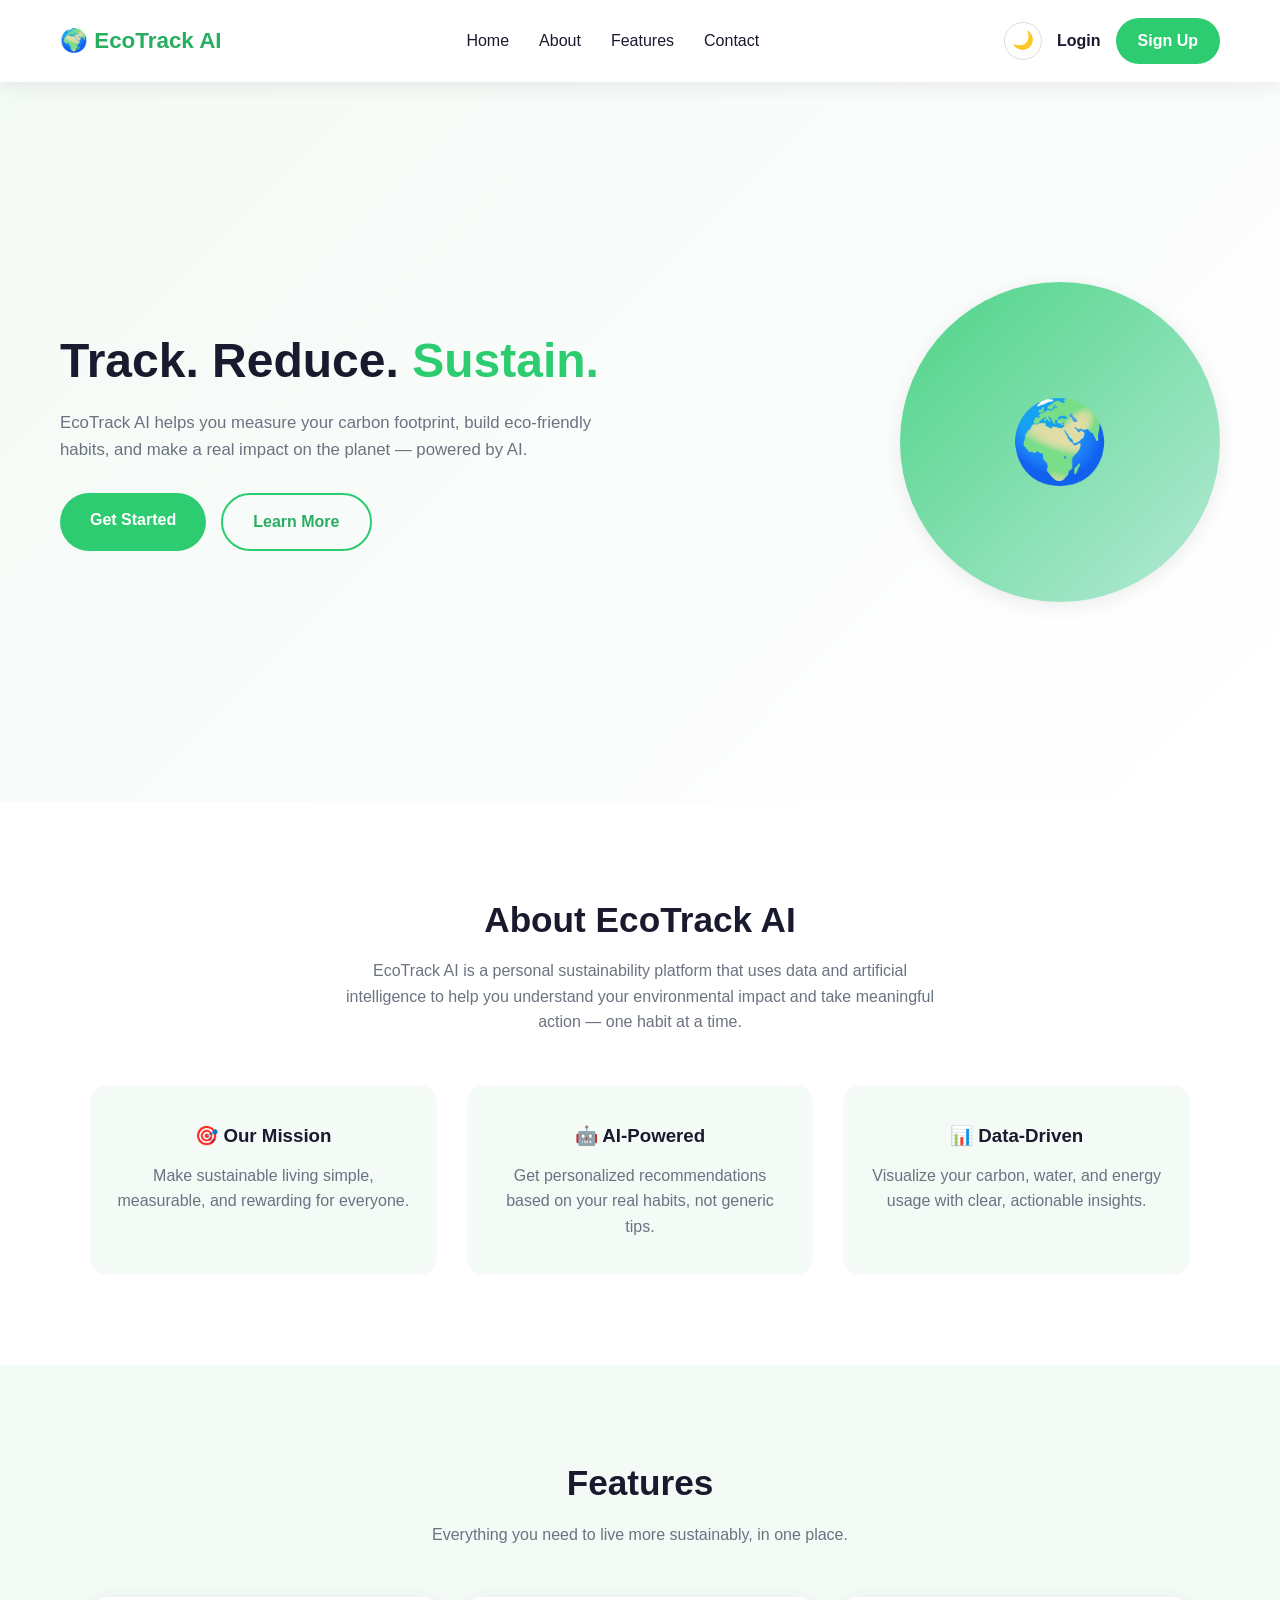
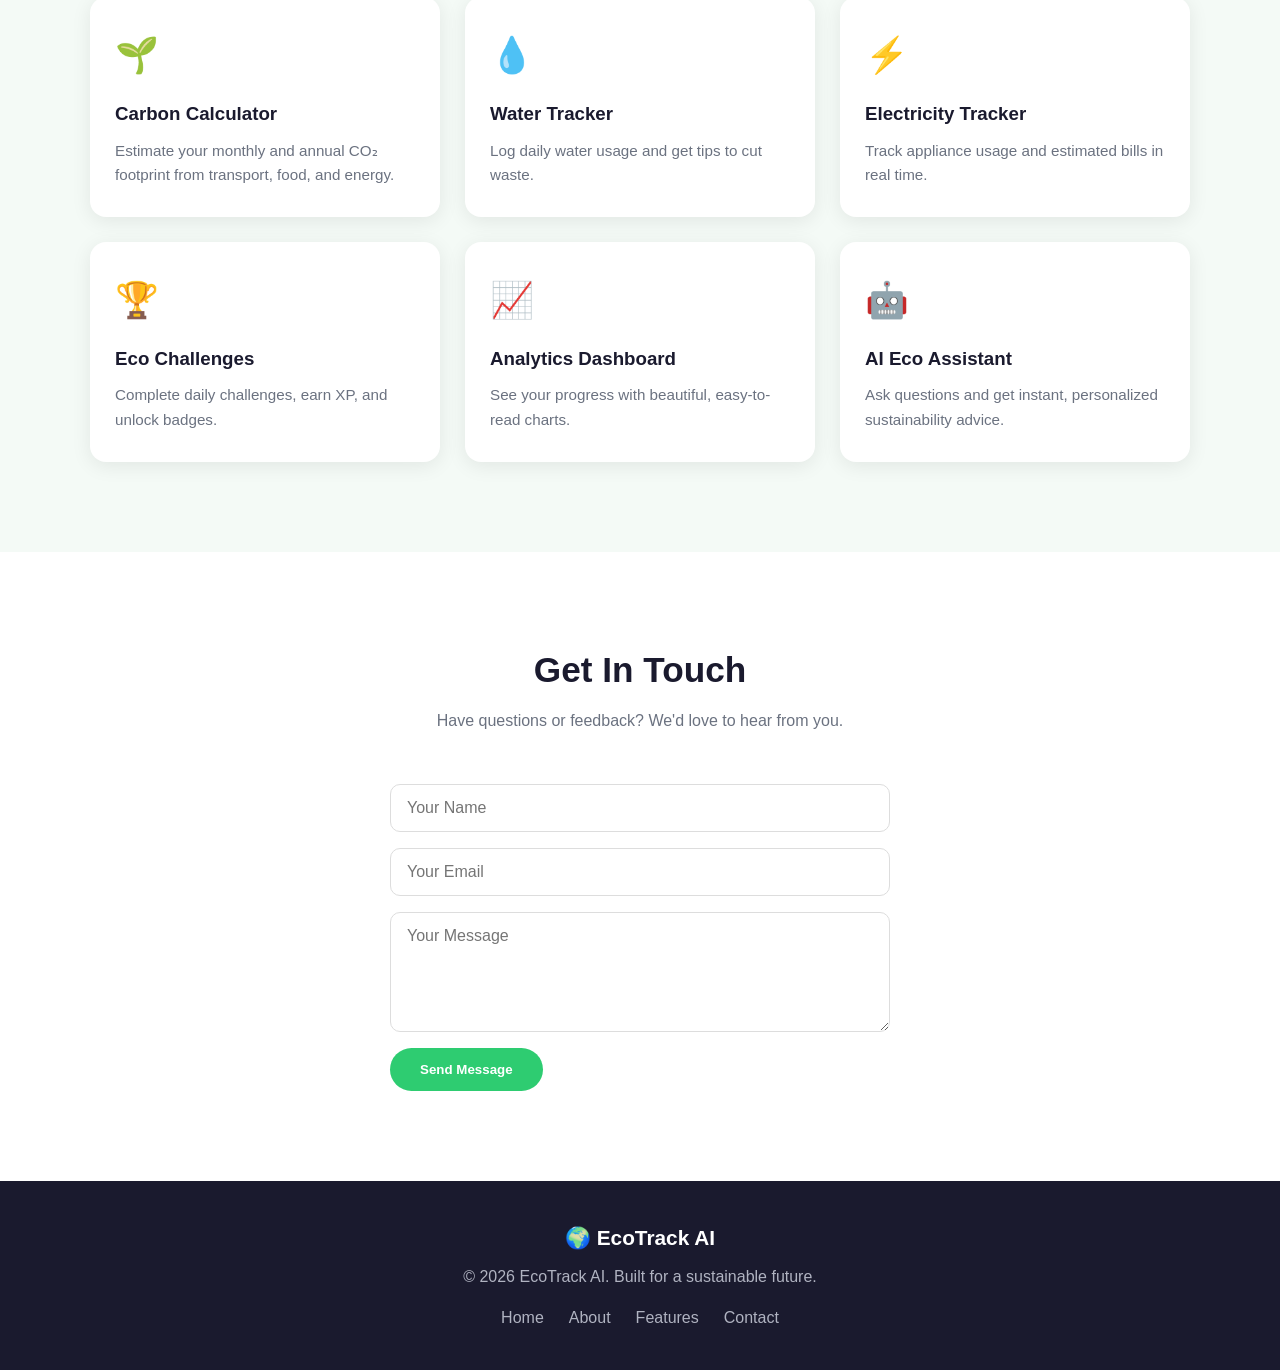
<file: index.html>
<!DOCTYPE html>
<html lang="en">
<head>
    <meta charset="UTF-8">
    <meta name="viewport" content="width=device-width, initial-scale=1.0">
    <title>EcoTrack AI - Sustainability Platform</title>
    <link rel="stylesheet" href="css/style.css">
</head>
<body>

    <!-- ===== NAVBAR ===== -->
    <nav class="navbar">
        <div class="logo">🌍 EcoTrack AI</div>
        <ul class="nav-links">
            <li><a href="#home">Home</a></li>
            <li><a href="#about">About</a></li>
            <li><a href="#features">Features</a></li>
            <li><a href="#contact">Contact</a></li>
        </ul>
        <div class="nav-buttons">
            <button class="theme-toggle" id="themeToggle">🌙</button>
            <a href="login.html" class="btn-login">Login</a>
            <a href="signup.html" class="btn-signup">Sign Up</a>
        </div>
        <div class="hamburger" id="hamburger">
            <span></span>
            <span></span>
            <span></span>
        </div>
    </nav>

    <!-- ===== HERO SECTION ===== -->
    <section class="hero" id="home">
        <div class="hero-content">
            <h1>Track. Reduce. <span>Sustain.</span></h1>
            <p>EcoTrack AI helps you measure your carbon footprint, build eco-friendly habits, and make a real impact on the planet — powered by AI.</p>
            <div class="hero-buttons">
                <a href="signup.html" class="btn-primary">Get Started</a>
                <a href="#about" class="btn-secondary">Learn More</a>
            </div>
        </div>
        <div class="hero-image">
            <div class="hero-circle"></div>
        </div>
    </section>

    <!-- ===== ABOUT SECTION ===== -->
    <section class="about" id="about">
        <h2 class="section-title">About EcoTrack AI</h2>
        <p class="section-subtitle">
            EcoTrack AI is a personal sustainability platform that uses data and artificial intelligence
            to help you understand your environmental impact and take meaningful action — one habit at a time.
        </p>
        <div class="about-grid">
            <div class="about-card">
                <h3>🎯 Our Mission</h3>
                <p>Make sustainable living simple, measurable, and rewarding for everyone.</p>
            </div>
            <div class="about-card">
                <h3>🤖 AI-Powered</h3>
                <p>Get personalized recommendations based on your real habits, not generic tips.</p>
            </div>
            <div class="about-card">
                <h3>📊 Data-Driven</h3>
                <p>Visualize your carbon, water, and energy usage with clear, actionable insights.</p>
            </div>
        </div>
    </section>

    <!-- ===== FEATURES SECTION ===== -->
    <section class="features" id="features">
        <h2 class="section-title">Features</h2>
        <p class="section-subtitle">Everything you need to live more sustainably, in one place.</p>
        <div class="features-grid">
            <div class="feature-card">
                <div class="feature-icon">🌱</div>
                <h3>Carbon Calculator</h3>
                <p>Estimate your monthly and annual CO₂ footprint from transport, food, and energy.</p>
            </div>
            <div class="feature-card">
                <div class="feature-icon">💧</div>
                <h3>Water Tracker</h3>
                <p>Log daily water usage and get tips to cut waste.</p>
            </div>
            <div class="feature-card">
                <div class="feature-icon">⚡</div>
                <h3>Electricity Tracker</h3>
                <p>Track appliance usage and estimated bills in real time.</p>
            </div>
            <div class="feature-card">
                <div class="feature-icon">🏆</div>
                <h3>Eco Challenges</h3>
                <p>Complete daily challenges, earn XP, and unlock badges.</p>
            </div>
            <div class="feature-card">
                <div class="feature-icon">📈</div>
                <h3>Analytics Dashboard</h3>
                <p>See your progress with beautiful, easy-to-read charts.</p>
            </div>
            <div class="feature-card">
                <div class="feature-icon">🤖</div>
                <h3>AI Eco Assistant</h3>
                <p>Ask questions and get instant, personalized sustainability advice.</p>
            </div>
        </div>
    </section>

    <!-- ===== CONTACT SECTION ===== -->
    <section class="contact" id="contact">
        <h2 class="section-title">Get In Touch</h2>
        <p class="section-subtitle">Have questions or feedback? We'd love to hear from you.</p>
        <form class="contact-form" id="contactForm">
            <input type="text" placeholder="Your Name" required>
            <input type="email" placeholder="Your Email" required>
            <textarea placeholder="Your Message" rows="5" required></textarea>
            <button type="submit" class="btn-primary">Send Message</button>
        </form>
    </section>

    <!-- ===== FOOTER ===== -->
    <footer class="footer">
        <div class="footer-content">
            <div class="footer-logo">🌍 EcoTrack AI</div>
            <p>&copy; 2026 EcoTrack AI. Built for a sustainable future.</p>
            <div class="footer-links">
                <a href="#home">Home</a>
                <a href="#about">About</a>
                <a href="#features">Features</a>
                <a href="#contact">Contact</a>
            </div>
        </div>
    </footer>

    <script src="js/app.js"></script>
</body>
</html>
</file>
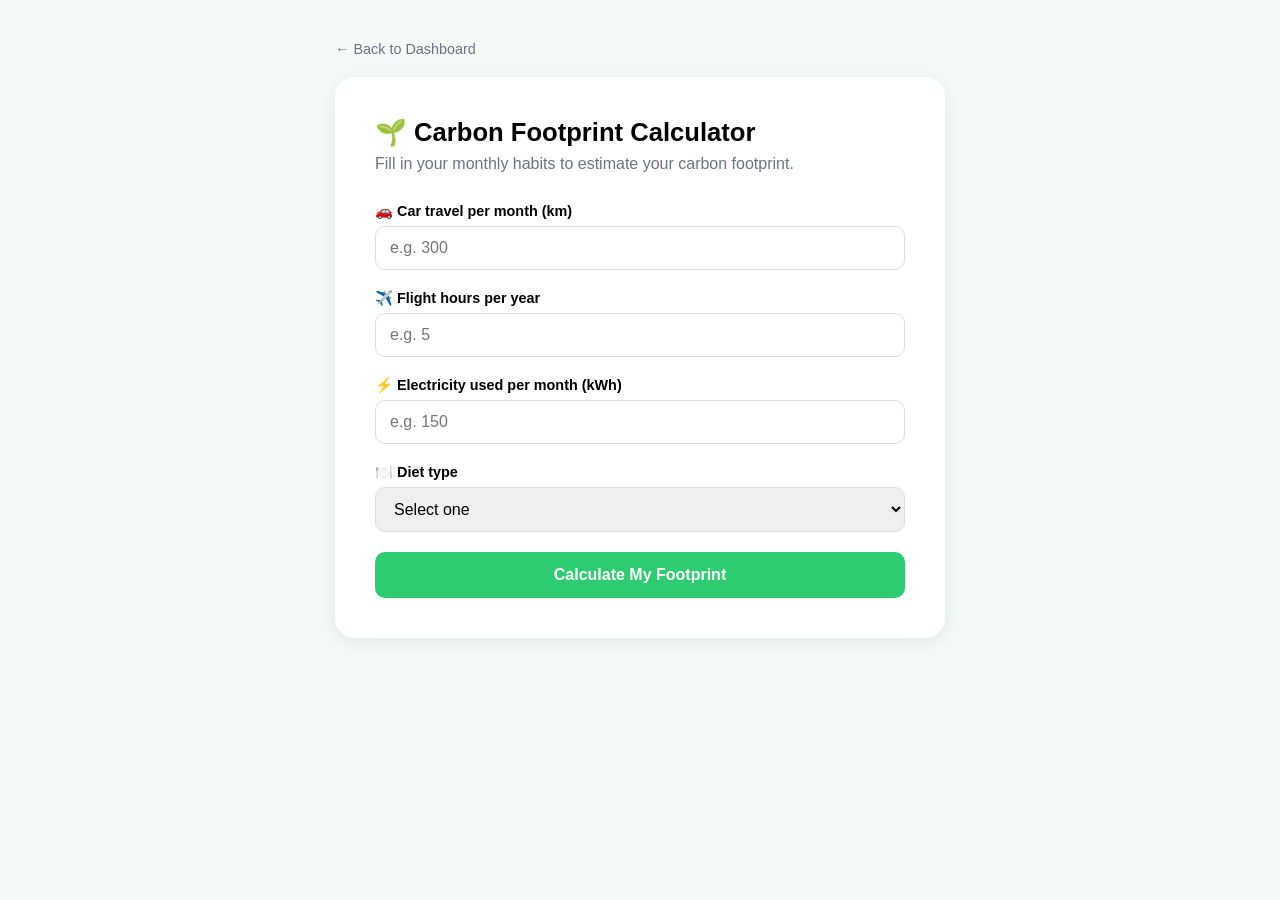
<file: calculator.html>
<!DOCTYPE html>
<html lang="en">
<head>
    <meta charset="UTF-8">
    <meta name="viewport" content="width=device-width, initial-scale=1.0">
    <title>Carbon Calculator - EcoTrack AI</title>
    <link rel="stylesheet" href="css/calculator.css">
</head>
<body>

    <div class="calc-page">
        <a href="dashboard.html" class="back-link">← Back to Dashboard</a>

        <div class="calc-card">
            <h1>🌱 Carbon Footprint Calculator</h1>
            <p class="calc-subtitle">Fill in your monthly habits to estimate your carbon footprint.</p>

            <form id="calcForm">
                <div class="calc-group">
                    <label for="carKm">🚗 Car travel per month (km)</label>
                    <input type="number" id="carKm" min="0" placeholder="e.g. 300" required>
                </div>

                <div class="calc-group">
                    <label for="flightHours">✈️ Flight hours per year</label>
                    <input type="number" id="flightHours" min="0" placeholder="e.g. 5" required>
                </div>

                <div class="calc-group">
                    <label for="electricity">⚡ Electricity used per month (kWh)</label>
                    <input type="number" id="electricity" min="0" placeholder="e.g. 150" required>
                </div>

                <div class="calc-group">
                    <label for="dietType">🍽️ Diet type</label>
                    <select id="dietType" required>
                        <option value="">Select one</option>
                        <option value="meat">Meat-heavy</option>
                        <option value="mixed">Mixed (meat + veg)</option>
                        <option value="vegetarian">Vegetarian</option>
                        <option value="vegan">Vegan</option>
                    </select>
                </div>

                <button type="submit" class="btn-calculate">Calculate My Footprint</button>
            </form>

            <div class="calc-result" id="calcResult">
                <!-- Result appears here after calculation -->
            </div>
        </div>
    </div>

    <script src="js/calculator.js"></script>
</body>
</html>
</file>
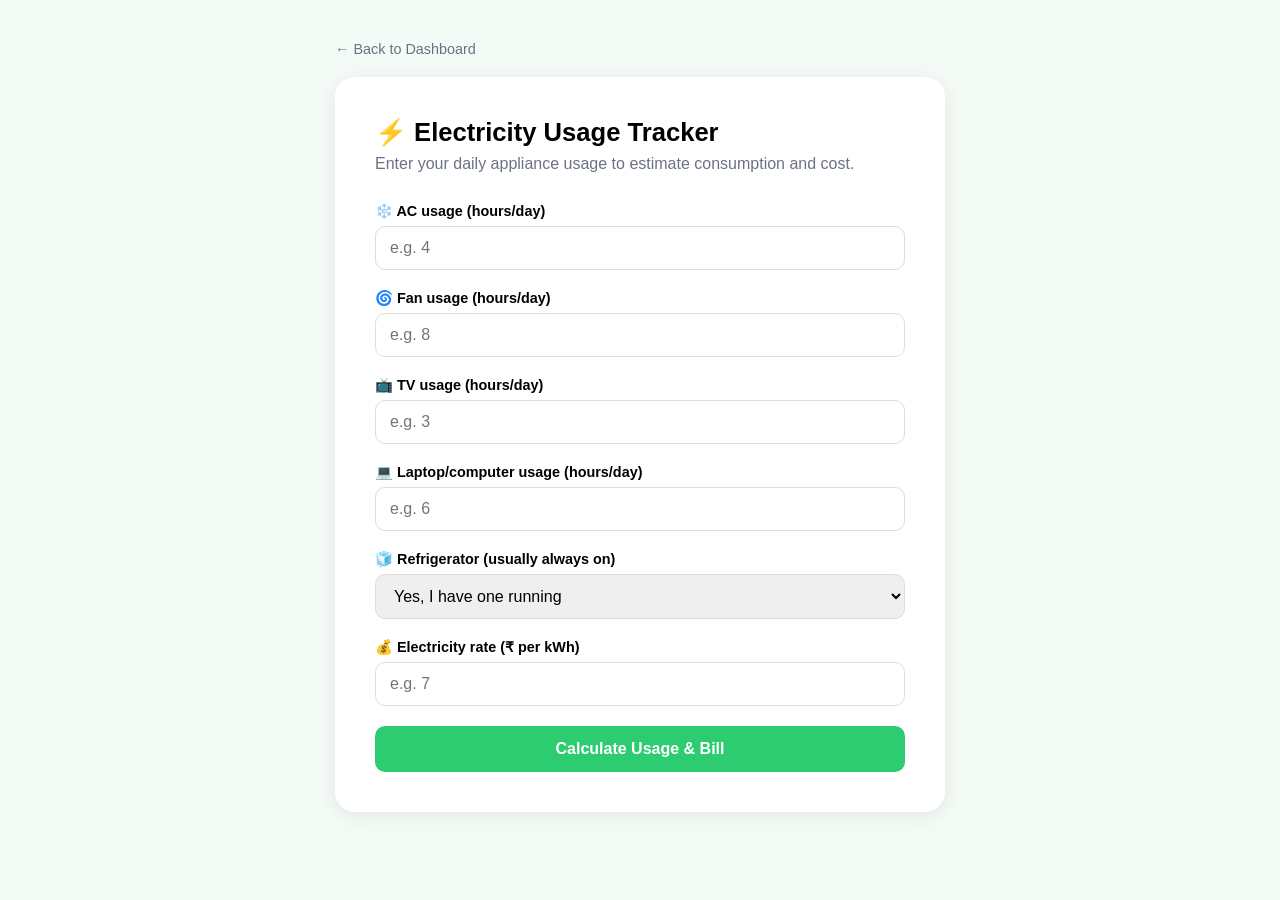
<file: electricity-tracker.html>
<!DOCTYPE html>
<html lang="en">
<head>
    <meta charset="UTF-8">
    <meta name="viewport" content="width=device-width, initial-scale=1.0">
    <title>Electricity Tracker - EcoTrack AI</title>
    <link rel="stylesheet" href="css/calculator.css">
</head>
<body>

    <div class="calc-page">
        <a href="dashboard.html" class="back-link">← Back to Dashboard</a>

        <div class="calc-card">
            <h1>⚡ Electricity Usage Tracker</h1>
            <p class="calc-subtitle">Enter your daily appliance usage to estimate consumption and cost.</p>

            <form id="electricityForm">
                <div class="calc-group">
                    <label for="ac">❄️ AC usage (hours/day)</label>
                    <input type="number" id="ac" min="0" placeholder="e.g. 4" required>
                </div>

                <div class="calc-group">
                    <label for="fan">🌀 Fan usage (hours/day)</label>
                    <input type="number" id="fan" min="0" placeholder="e.g. 8" required>
                </div>

                <div class="calc-group">
                    <label for="tv">📺 TV usage (hours/day)</label>
                    <input type="number" id="tv" min="0" placeholder="e.g. 3" required>
                </div>

                <div class="calc-group">
                    <label for="laptop">💻 Laptop/computer usage (hours/day)</label>
                    <input type="number" id="laptop" min="0" placeholder="e.g. 6" required>
                </div>

                <div class="calc-group">
                    <label for="fridge">🧊 Refrigerator (usually always on)</label>
                    <select id="fridge" required>
                        <option value="1">Yes, I have one running</option>
                        <option value="0">No</option>
                    </select>
                </div>

                <div class="calc-group">
                    <label for="rate">💰 Electricity rate (₹ per kWh)</label>
                    <input type="number" id="rate" min="0" step="0.1" placeholder="e.g. 7" required>
                </div>

                <button type="submit" class="btn-calculate">Calculate Usage & Bill</button>
            </form>

            <div class="calc-result" id="calcResult">
                <!-- Result appears here -->
            </div>
        </div>
    </div>

    <script src="js/electricity-tracker.js"></script>
</body>
</html>
</file>
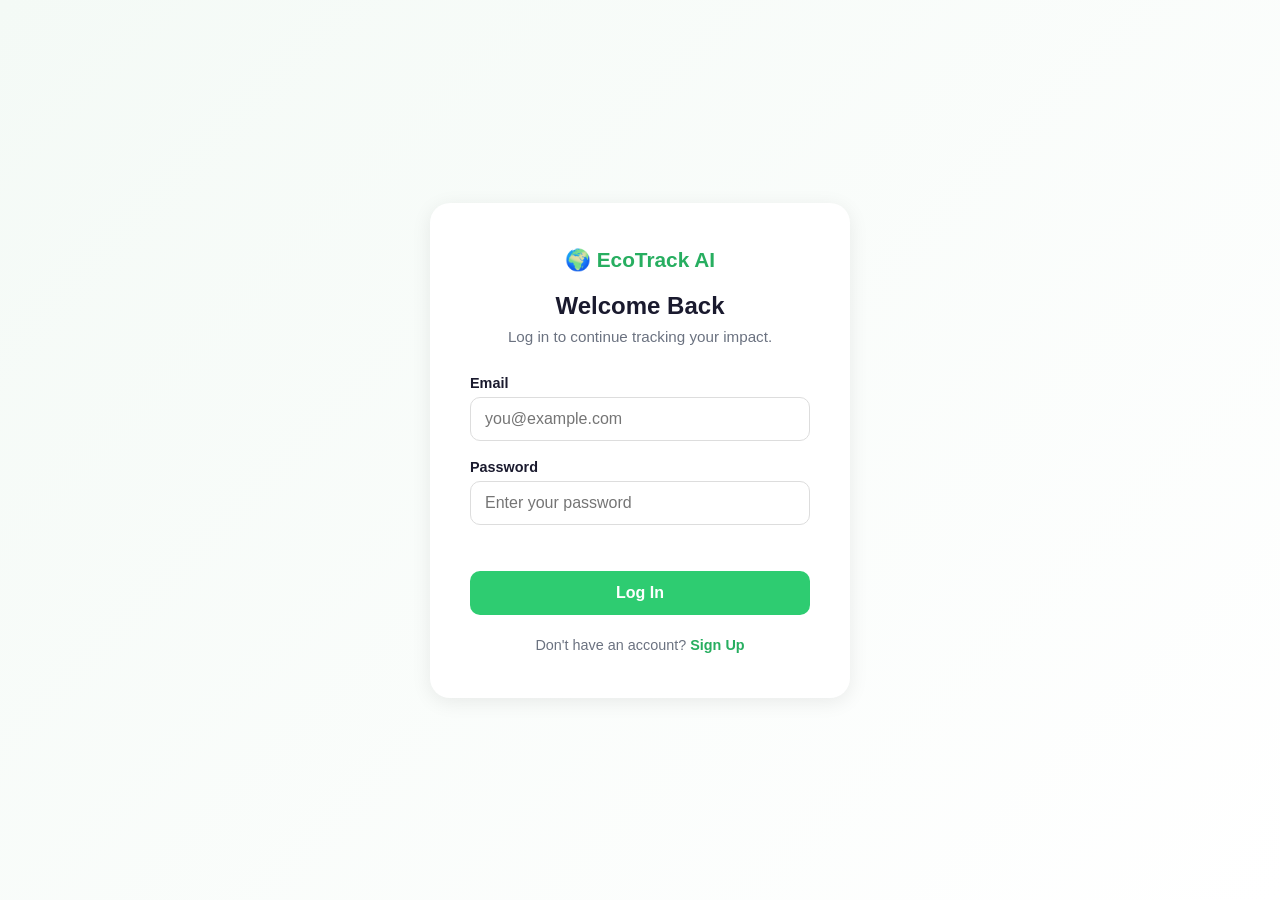
<file: login.html>
<!DOCTYPE html>
<html lang="en">
<head>
    <meta charset="UTF-8">
    <meta name="viewport" content="width=device-width, initial-scale=1.0">
    <title>Login - EcoTrack AI</title>
    <link rel="stylesheet" href="css/login.css">
</head>
<body>

    <div class="auth-container">
        <div class="auth-card">
            <a href="index.html" class="auth-logo">🌍 EcoTrack AI</a>
            <h2>Welcome Back</h2>
            <p class="auth-subtitle">Log in to continue tracking your impact.</p>

            <form id="loginForm">
                <div class="input-group">
                    <label for="email">Email</label>
                    <input type="email" id="email" placeholder="you@example.com" required>
                </div>

                <div class="input-group">
                    <label for="password">Password</label>
                    <input type="password" id="password" placeholder="Enter your password" required>
                </div>

                <p class="error-message" id="errorMessage"></p>

                <button type="submit" class="btn-primary">Log In</button>
            </form>

            <p class="auth-switch">Don't have an account? <a href="signup.html">Sign Up</a></p>
        </div>
    </div>

    <script src="js/login.js"></script>
</body>
</html>
</file>
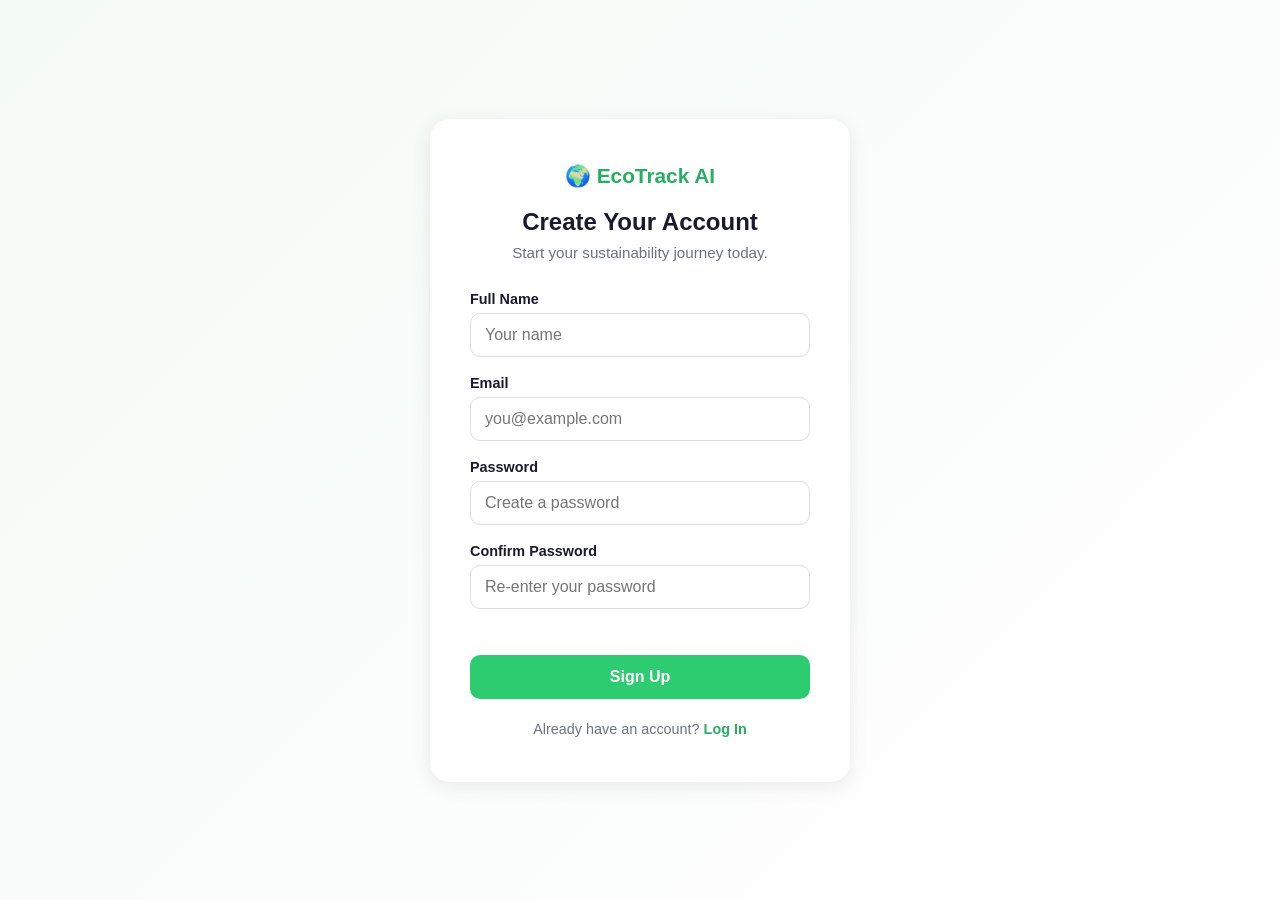
<file: signup.html>
<!DOCTYPE html>
<html lang="en">
<head>
    <meta charset="UTF-8">
    <meta name="viewport" content="width=device-width, initial-scale=1.0">
    <title>Sign Up - EcoTrack AI</title>
    <link rel="stylesheet" href="css/login.css">
</head>
<body>

    <div class="auth-container">
        <div class="auth-card">
            <a href="index.html" class="auth-logo">🌍 EcoTrack AI</a>
            <h2>Create Your Account</h2>
            <p class="auth-subtitle">Start your sustainability journey today.</p>

            <form id="signupForm">
                <div class="input-group">
                    <label for="name">Full Name</label>
                    <input type="text" id="name" placeholder="Your name" required>
                </div>

                <div class="input-group">
                    <label for="email">Email</label>
                    <input type="email" id="email" placeholder="you@example.com" required>
                </div>

                <div class="input-group">
                    <label for="password">Password</label>
                    <input type="password" id="password" placeholder="Create a password" required>
                </div>

                <div class="input-group">
                    <label for="confirmPassword">Confirm Password</label>
                    <input type="password" id="confirmPassword" placeholder="Re-enter your password" required>
                </div>

                <p class="error-message" id="errorMessage"></p>

                <button type="submit" class="btn-primary">Sign Up</button>
            </form>

            <p class="auth-switch">Already have an account? <a href="login.html">Log In</a></p>
        </div>
    </div>

    <script src="js/login.js"></script>
</body>
</html>
</file>
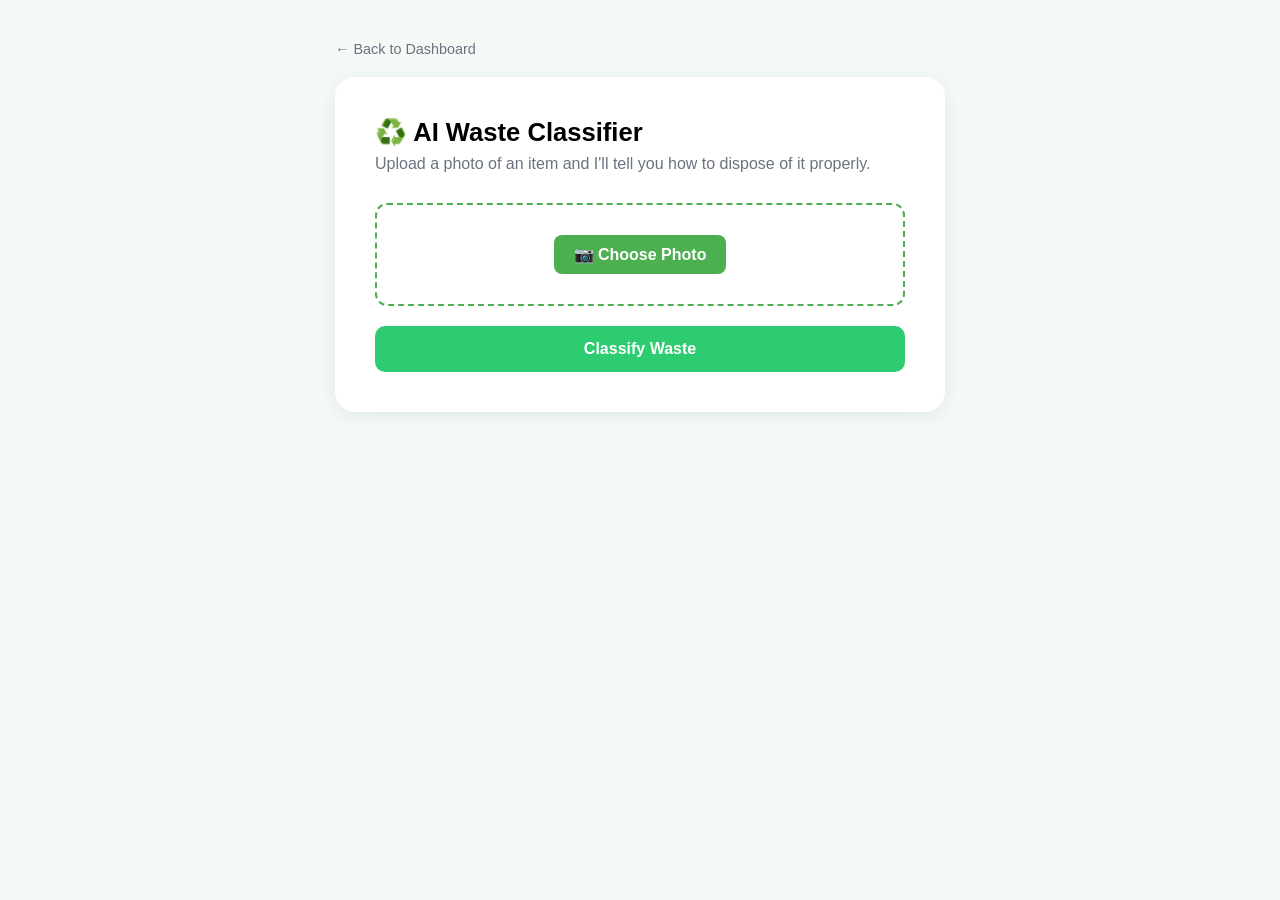
<file: waste-classifier.html>
<!DOCTYPE html>
<html lang="en">

<head>
    <meta charset="UTF-8">
    <meta name="viewport" content="width=device-width, initial-scale=1.0">
    <title>Waste Classifier - EcoTrack AI</title>
    <link rel="stylesheet" href="css/calculator.css">
    <link rel="stylesheet" href="css/classifier.css">
</head>
<body>

    <div class="calc-page">
        <a href="dashboard.html" class="back-link">← Back to Dashboard</a>

        <div class="calc-card">
            <h1>♻️ AI Waste Classifier</h1>
            <p class="calc-subtitle">Upload a photo of an item and I'll tell you how to dispose of it properly.</p>

            <div class="upload-box">
                <input type="file" id="imageInput" accept="image/*" hidden>
                <label for="imageInput" class="upload-label">📷 Choose Photo</label>
                <img id="previewImage" style="display:none;" />
            </div>

            <button id="classifyBtn" class="btn-calculate" disabled>Classify Waste</button>

            <div id="loadingMsg" style="display:none;">Analyzing image...</div>

            <div class="calc-result" id="resultBox" style="display:none;">
                <h2 id="itemName"></h2>
                <p id="categoryTag"></p>
                <p id="disposalTip"></p>
            </div>
        </div>
    </div>

    <script src="js/waste-classifier.js"></script>
</body>
</html>
</file>
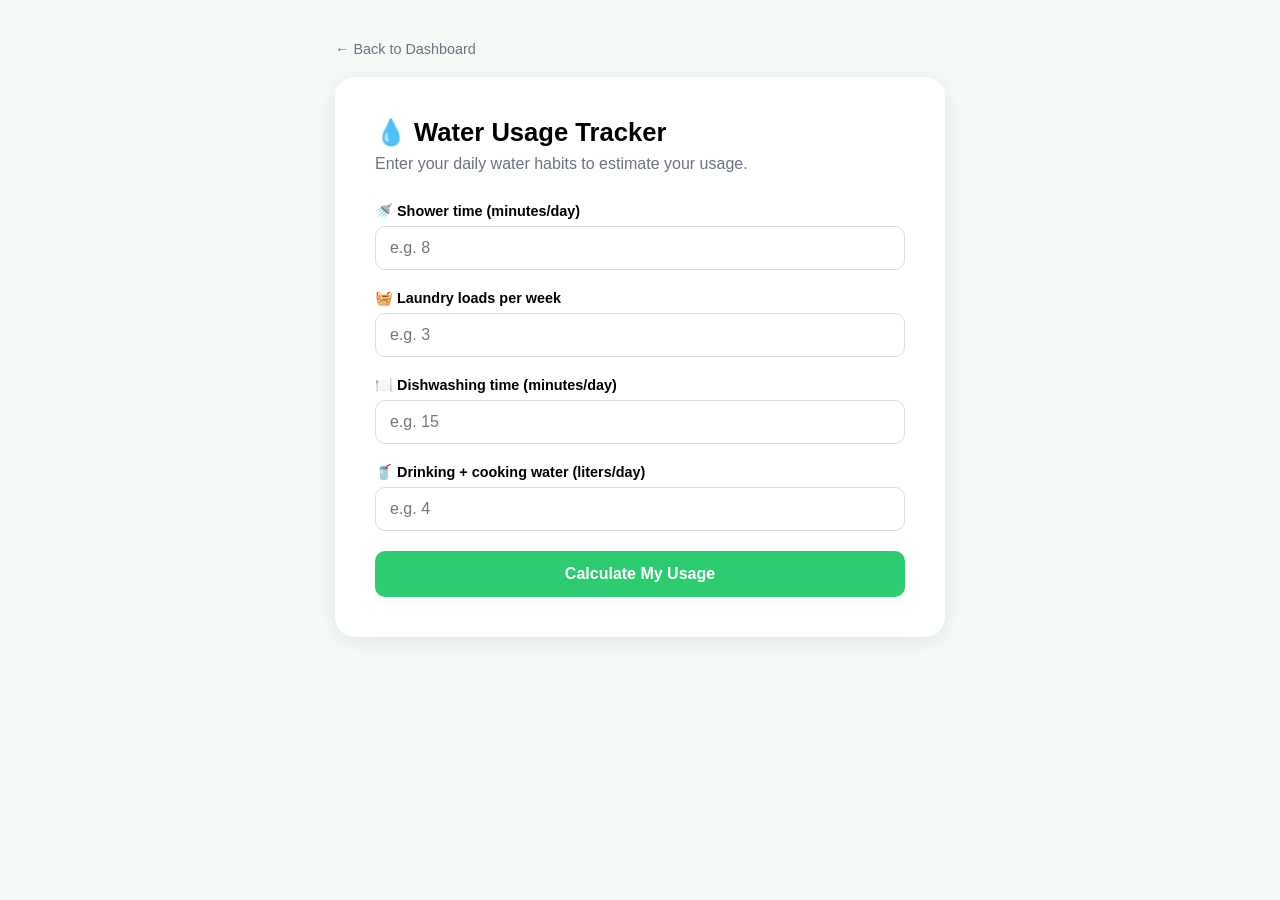
<file: water-tracker.html>
<!DOCTYPE html>
<html lang="en">
<head>
    <meta charset="UTF-8">
    <meta name="viewport" content="width=device-width, initial-scale=1.0">
    <title>Water Tracker - EcoTrack AI</title>
    <link rel="stylesheet" href="css/calculator.css">
</head>
<body>

    <div class="calc-page">
        <a href="dashboard.html" class="back-link">← Back to Dashboard</a>

        <div class="calc-card">
            <h1>💧 Water Usage Tracker</h1>
            <p class="calc-subtitle">Enter your daily water habits to estimate your usage.</p>

            <form id="waterForm">
                <div class="calc-group">
                    <label for="shower">🚿 Shower time (minutes/day)</label>
                    <input type="number" id="shower" min="0" placeholder="e.g. 8" required>
                </div>

                <div class="calc-group">
                    <label for="laundryLoads">🧺 Laundry loads per week</label>
                    <input type="number" id="laundryLoads" min="0" placeholder="e.g. 3" required>
                </div>

                <div class="calc-group">
                    <label for="dishwashing">🍽️ Dishwashing time (minutes/day)</label>
                    <input type="number" id="dishwashing" min="0" placeholder="e.g. 15" required>
                </div>

                <div class="calc-group">
                    <label for="drinking">🥤 Drinking + cooking water (liters/day)</label>
                    <input type="number" id="drinking" min="0" placeholder="e.g. 4" required>
                </div>

                <button type="submit" class="btn-calculate">Calculate My Usage</button>
            </form>

            <div class="calc-result" id="calcResult">
                <!-- Result appears here -->
            </div>
        </div>
    </div>

    <script src="js/water-tracker.js"></script>
</body>
</html>
</file>
<file: css/style.css>
/* ===== RESET & BASE ===== */
* {
    margin: 0;
    padding: 0;
    box-sizing: border-box;
}

:root {
    --primary: #2ecc71;
    --primary-dark: #27ae60;
    --dark: #1a1a2e;
    --gray: #6b7280;
    --light-bg: #f4faf6;
    --white: #ffffff;
    --shadow: 0 4px 20px rgba(0, 0, 0, 0.08);
}

body {
    font-family: 'Segoe UI', Arial, sans-serif;
    color: var(--dark);
    line-height: 1.6;
    background: var(--white);
}

a {
    text-decoration: none;
    color: inherit;
}

/* ===== DARK MODE ===== */
body.dark-mode {
    --dark: #f4f4f6;
    --gray: #a0a3b1;
    --light-bg: #16213e;
    --white: #1a1a2e;
    background: var(--white);
}

body.dark-mode .navbar,
body.dark-mode .feature-card {
    background: #1a1a2e;
    box-shadow: 0 4px 20px rgba(0, 0, 0, 0.3);
}

.theme-toggle {
    background: none;
    border: 1px solid #ddd;
    border-radius: 50%;
    width: 38px;
    height: 38px;
    font-size: 1.1rem;
    cursor: pointer;
    transition: transform 0.3s ease, background 0.2s ease;
}

.theme-toggle:hover {
    transform: rotate(20deg);
}

body.dark-mode .theme-toggle {
    border-color: #444;
}

ul {
    list-style: none;
}

.section-title {
    text-align: center;
    font-size: 2.2rem;
    margin-bottom: 10px;
}

.section-subtitle {
    text-align: center;
    color: var(--gray);
    max-width: 600px;
    margin: 0 auto 50px auto;
}

/* ===== NAVBAR ===== */
.navbar {
    display: flex;
    justify-content: space-between;
    align-items: center;
    padding: 18px 60px;
    position: sticky;
    top: 0;
    background: var(--white);
    box-shadow: var(--shadow);
    z-index: 100;
}

.logo {
    font-size: 1.4rem;
    font-weight: 700;
    color: var(--primary-dark);
}

.nav-links {
    display: flex;
    gap: 30px;
}

.nav-links a {
    font-weight: 500;
    transition: color 0.2s ease;
}

.nav-links a:hover {
    color: var(--primary);
}

.nav-buttons {
    display: flex;
    gap: 15px;
    align-items: center;
}

.btn-login {
    font-weight: 600;
}

.btn-signup {
    background: var(--primary);
    color: var(--white);
    padding: 10px 22px;
    border-radius: 30px;
    font-weight: 600;
    transition: background 0.2s ease;
}

.btn-signup:hover {
    background: var(--primary-dark);
}

.hamburger {
    display: none;
    flex-direction: column;
    gap: 5px;
    cursor: pointer;
}

.hamburger span {
    width: 26px;
    height: 3px;
    background: var(--dark);
    border-radius: 2px;
}

/* ===== HERO ===== */
.hero {
    display: flex;
    align-items: center;
    justify-content: space-between;
    padding: 80px 60px;
    background: linear-gradient(135deg, var(--light-bg), var(--white));
    min-height: 80vh;
}

.hero-content {
    max-width: 550px;
}

.hero-content h1 {
    font-size: 3rem;
    margin-bottom: 20px;
    line-height: 1.2;
}

.hero-content h1 span {
    color: var(--primary);
}

.hero-content p {
    color: var(--gray);
    margin-bottom: 30px;
    font-size: 1.05rem;
}

.hero-buttons {
    display: flex;
    gap: 15px;
}

.btn-primary {
    background: var(--primary);
    color: var(--white);
    padding: 14px 30px;
    border-radius: 30px;
    font-weight: 600;
    border: none;
    cursor: pointer;
    transition: background 0.2s ease, transform 0.2s ease;
    display: inline-block;
}

.btn-primary:hover {
    background: var(--primary-dark);
    transform: translateY(-2px);
}

.btn-secondary {
    padding: 14px 30px;
    border-radius: 30px;
    font-weight: 600;
    border: 2px solid var(--primary);
    color: var(--primary-dark);
    transition: background 0.2s ease;
}

.btn-secondary:hover {
    background: var(--light-bg);
}

.hero-image {
    display: flex;
    justify-content: center;
    align-items: center;
}

.hero-circle {
    width: 320px;
    height: 320px;
    border-radius: 50%;
    background: linear-gradient(135deg, rgba(46, 204, 113, 0.85), rgba(168, 230, 207, 0.85));
    backdrop-filter: blur(10px);
    box-shadow: var(--shadow);
    position: relative;
}

.hero-circle::after {
    content: '🌍';
    font-size: 5rem;
    position: absolute;
    top: 50%;
    left: 50%;
    transform: translate(-50%, -50%);
}

/* ===== GLASSMORPHISM CARDS ===== */
.about-card {
    background: rgba(255, 255, 255, 0.55);
    backdrop-filter: blur(12px);
    border: 1px solid rgba(255, 255, 255, 0.4);
}

/* ===== ABOUT ===== */
.about {
    padding: 90px 60px;
}

.about-grid {
    display: grid;
    grid-template-columns: repeat(3, 1fr);
    gap: 30px;
    max-width: 1100px;
    margin: 0 auto;
}

.about-card {
    background: var(--light-bg);
    padding: 35px 25px;
    border-radius: 16px;
    text-align: center;
    transition: transform 0.2s ease;
}

.about-card:hover {
    transform: translateY(-6px);
}

.about-card h3 {
    margin-bottom: 12px;
}

.about-card p {
    color: var(--gray);
}

/* ===== FEATURES ===== */
.features {
    padding: 90px 60px;
    background: var(--light-bg);
}

.features-grid {
    display: grid;
    grid-template-columns: repeat(3, 1fr);
    gap: 25px;
    max-width: 1100px;
    margin: 0 auto;
}

.feature-card {
    background: var(--white);
    padding: 30px 25px;
    border-radius: 16px;
    box-shadow: var(--shadow);
    transition: transform 0.25s ease;
}

.feature-card:hover {
    transform: translateY(-8px);
}

.feature-icon {
    font-size: 2.2rem;
    margin-bottom: 15px;
}

.feature-card h3 {
    margin-bottom: 10px;
}

.feature-card p {
    color: var(--gray);
    font-size: 0.95rem;
}

/* ===== CONTACT ===== */
.contact {
    padding: 90px 60px;
}

.contact-form {
    max-width: 500px;
    margin: 0 auto;
    display: flex;
    flex-direction: column;
    gap: 16px;
}

.contact-form input,
.contact-form textarea {
    padding: 14px 16px;
    border: 1px solid #ddd;
    border-radius: 10px;
    font-family: inherit;
    font-size: 1rem;
}

.contact-form input:focus,
.contact-form textarea:focus {
    outline: 2px solid var(--primary);
}

.contact-form button {
    align-self: flex-start;
}

/* ===== FOOTER ===== */
.footer {
    background: var(--dark);
    color: var(--white);
    padding: 40px 60px;
    text-align: center;
}

.footer-logo {
    font-size: 1.3rem;
    font-weight: 700;
    margin-bottom: 10px;
}

.footer-content p {
    color: #b0b3c1;
    margin-bottom: 15px;
}

.footer-links {
    display: flex;
    justify-content: center;
    gap: 25px;
}

.footer-links a {
    color: #b0b3c1;
    transition: color 0.2s ease;
}

.footer-links a:hover {
    color: var(--primary);
}

/* ===== RESPONSIVE ===== */
@media (max-width: 768px) {
    .navbar {
        padding: 16px 25px;
    }

    .nav-links,
    .nav-buttons {
        display: none;
    }

    .hamburger {
        display: flex;
    }

    .hero {
        flex-direction: column;
        text-align: center;
        padding: 60px 25px;
    }

    .hero-content {
        max-width: 100%;
        margin-bottom: 40px;
    }

    .hero-buttons {
        justify-content: center;
    }

    .about,
    .features,
    .contact {
        padding: 60px 25px;
    }

    .about-grid,
    .features-grid {
        grid-template-columns: 1fr;
    }
}
</file>
<file: css/calculator.css>
* {
    margin: 0;
    padding: 0;
    box-sizing: border-box;
}

:root {
    --primary: #2ecc71;
    --primary-dark: #27ae60;
    --dark: #1a1a2e;
    --gray: #6b7280;
    --light-bg: #f4faf6;
    --white: #ffffff;
    --shadow: 0 4px 20px rgba(0, 0, 0, 0.08);
}

body {
    font-family: 'Segoe UI', Arial, sans-serif;
    background: var(--light-bg);
    min-height: 100vh;
}

.calc-page {
    max-width: 650px;
    margin: 0 auto;
    padding: 40px 20px;
}

.back-link {
    display: inline-block;
    margin-bottom: 20px;
    color: var(--gray);
    text-decoration: none;
    font-size: 0.9rem;
}

.back-link:hover {
    color: var(--primary-dark);
}

.calc-card {
    background: var(--white);
    padding: 40px;
    border-radius: 20px;
    box-shadow: var(--shadow);
}

.calc-card h1 {
    font-size: 1.6rem;
    margin-bottom: 8px;
}

.calc-subtitle {
    color: var(--gray);
    margin-bottom: 30px;
}

.calc-group {
    margin-bottom: 20px;
}

.calc-group label {
    display: block;
    margin-bottom: 6px;
    font-weight: 600;
    font-size: 0.9rem;
}

.calc-group input,
.calc-group select {
    width: 100%;
    padding: 12px 14px;
    border: 1px solid #ddd;
    border-radius: 10px;
    font-size: 1rem;
    font-family: inherit;
}

.calc-group input:focus,
.calc-group select:focus {
    outline: 2px solid var(--primary);
}

.btn-calculate {
    width: 100%;
    background: var(--primary);
    color: var(--white);
    padding: 14px;
    border: none;
    border-radius: 10px;
    font-size: 1rem;
    font-weight: 600;
    cursor: pointer;
    transition: background 0.2s ease;
}

.btn-calculate:hover {
    background: var(--primary-dark);
}

.calc-result {
    margin-top: 25px;
    display: none;
}

.calc-result.show {
    display: block;
    animation: fadeIn 0.4s ease;
}

.result-box {
    background: var(--light-bg);
    border-left: 5px solid var(--primary);
    padding: 20px 22px;
    border-radius: 12px;
    margin-bottom: 12px;
}

.result-box h3 {
    font-size: 1.6rem;
    color: var(--primary-dark);
    margin-bottom: 4px;
}

.result-box p {
    color: var(--gray);
    font-size: 0.9rem;
}

.result-grade {
    display: inline-block;
    padding: 6px 16px;
    border-radius: 20px;
    font-weight: 700;
    font-size: 0.85rem;
    margin-top: 8px;
}

.grade-A { background: #d4f8e8; color: #1e8449; }
.grade-B { background: #fef9e7; color: #9a7d0a; }
.grade-C { background: #fdebd0; color: #b9770e; }
.grade-D { background: #fadbd8; color: #c0392b; }

.result-tip {
    background: #fff;
    border: 1px solid #eee;
    padding: 15px 18px;
    border-radius: 10px;
    font-size: 0.9rem;
    color: var(--dark);
}

@keyframes fadeIn {
    from { opacity: 0; transform: translateY(10px); }
    to { opacity: 1; transform: translateY(0); }
}
</file>
<file: css/login.css>
* {
    margin: 0;
    padding: 0;
    box-sizing: border-box;
}

:root {
    --primary: #2ecc71;
    --primary-dark: #27ae60;
    --dark: #1a1a2e;
    --gray: #6b7280;
    --light-bg: #f4faf6;
    --white: #ffffff;
    --error: #e74c3c;
    --shadow: 0 4px 20px rgba(0, 0, 0, 0.08);
}

body {
    font-family: 'Segoe UI', Arial, sans-serif;
    background: linear-gradient(135deg, var(--light-bg), var(--white));
    min-height: 100vh;
}

.auth-container {
    display: flex;
    align-items: center;
    justify-content: center;
    min-height: 100vh;
    padding: 20px;
}

.auth-card {
    background: var(--white);
    padding: 45px 40px;
    border-radius: 20px;
    box-shadow: var(--shadow);
    width: 100%;
    max-width: 420px;
}

.auth-logo {
    display: block;
    text-align: center;
    font-size: 1.3rem;
    font-weight: 700;
    color: var(--primary-dark);
    text-decoration: none;
    margin-bottom: 20px;
}

.auth-card h2 {
    text-align: center;
    margin-bottom: 8px;
    color: var(--dark);
}

.auth-subtitle {
    text-align: center;
    color: var(--gray);
    margin-bottom: 30px;
    font-size: 0.95rem;
}

.input-group {
    margin-bottom: 18px;
}

.input-group label {
    display: block;
    margin-bottom: 6px;
    font-weight: 600;
    font-size: 0.9rem;
    color: var(--dark);
}

.input-group input {
    width: 100%;
    padding: 12px 14px;
    border: 1px solid #ddd;
    border-radius: 10px;
    font-size: 1rem;
    font-family: inherit;
}

.input-group input:focus {
    outline: 2px solid var(--primary);
}

.error-message {
    color: var(--error);
    font-size: 0.85rem;
    min-height: 18px;
    margin-bottom: 10px;
}

.btn-primary {
    width: 100%;
    background: var(--primary);
    color: var(--white);
    padding: 13px;
    border: none;
    border-radius: 10px;
    font-size: 1rem;
    font-weight: 600;
    cursor: pointer;
    transition: background 0.2s ease;
}

.btn-primary:hover {
    background: var(--primary-dark);
}

.auth-switch {
    text-align: center;
    margin-top: 22px;
    font-size: 0.9rem;
    color: var(--gray);
}

.auth-switch a {
    color: var(--primary-dark);
    font-weight: 600;
    text-decoration: none;
}
</file>
<file: css/classifier.css>
.upload-box {
  border: 2px dashed #4caf50;
  border-radius: 12px;
  padding: 30px;
  margin: 20px 0;
  text-align: center;
}

.upload-label {
  display: inline-block;
  background: #4caf50;
  color: white;
  padding: 10px 20px;
  border-radius: 8px;
  cursor: pointer;
  font-weight: 600;
}

.upload-label:hover {
  background: #43a047;
}

#previewImage {
  max-width: 100%;
  max-height: 300px;
  margin-top: 15px;
  border-radius: 8px;
  display: block;
  margin-left: auto;
  margin-right: auto;
}

#loadingMsg {
  text-align: center;
  margin-top: 15px;
  font-style: italic;
  color: #666;
}

#categoryTag {
  font-weight: 600;
  color: #2e7d32;
}
</file>
